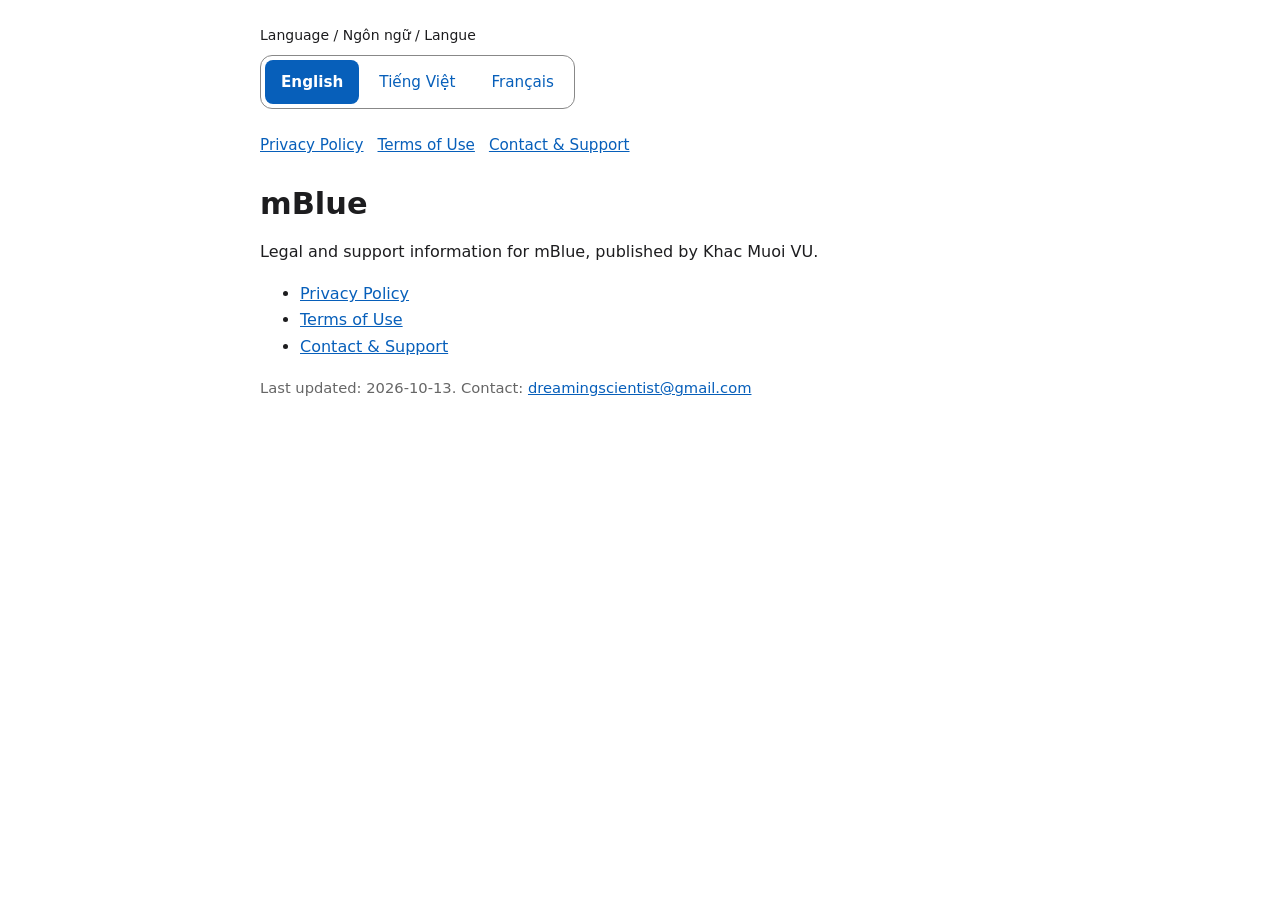
<file: index.html>
<!doctype html>
<html lang="en"><head><meta charset="utf-8"><meta name="viewport" content="width=device-width,initial-scale=1">
<title>mBlue legal pages</title><link rel="stylesheet" href="style.css"><script src="language.js" defer></script></head>
<body><main>
<div class="language"><span>Language / Ngôn ngữ / Langue</span><nav aria-label="Language"><a lang="en" hreflang="en" href="index.html" aria-current="true" data-language="en">English</a><a lang="vi" hreflang="vi" href="vi/index.html" data-language="vi">Tiếng Việt</a><a lang="fr" hreflang="fr" href="fr/index.html" data-language="fr">Français</a></nav></div>
<nav><a href="privacy.html">Privacy Policy</a><a href="terms.html">Terms of Use</a><a href="support.html">Contact &amp; Support</a></nav>
<h1>mBlue</h1>
<p>Legal and support information for mBlue, published by Khac Muoi VU.</p>
<ul><li><a href="privacy.html">Privacy Policy</a></li><li><a href="terms.html">Terms of Use</a></li><li><a href="support.html">Contact &amp; Support</a></li></ul>
<p class="muted">Last updated: 2026-10-13. Contact: <a href="mailto:dreamingscientist@gmail.com">dreamingscientist@gmail.com</a></p>
</main></body></html>
</file>
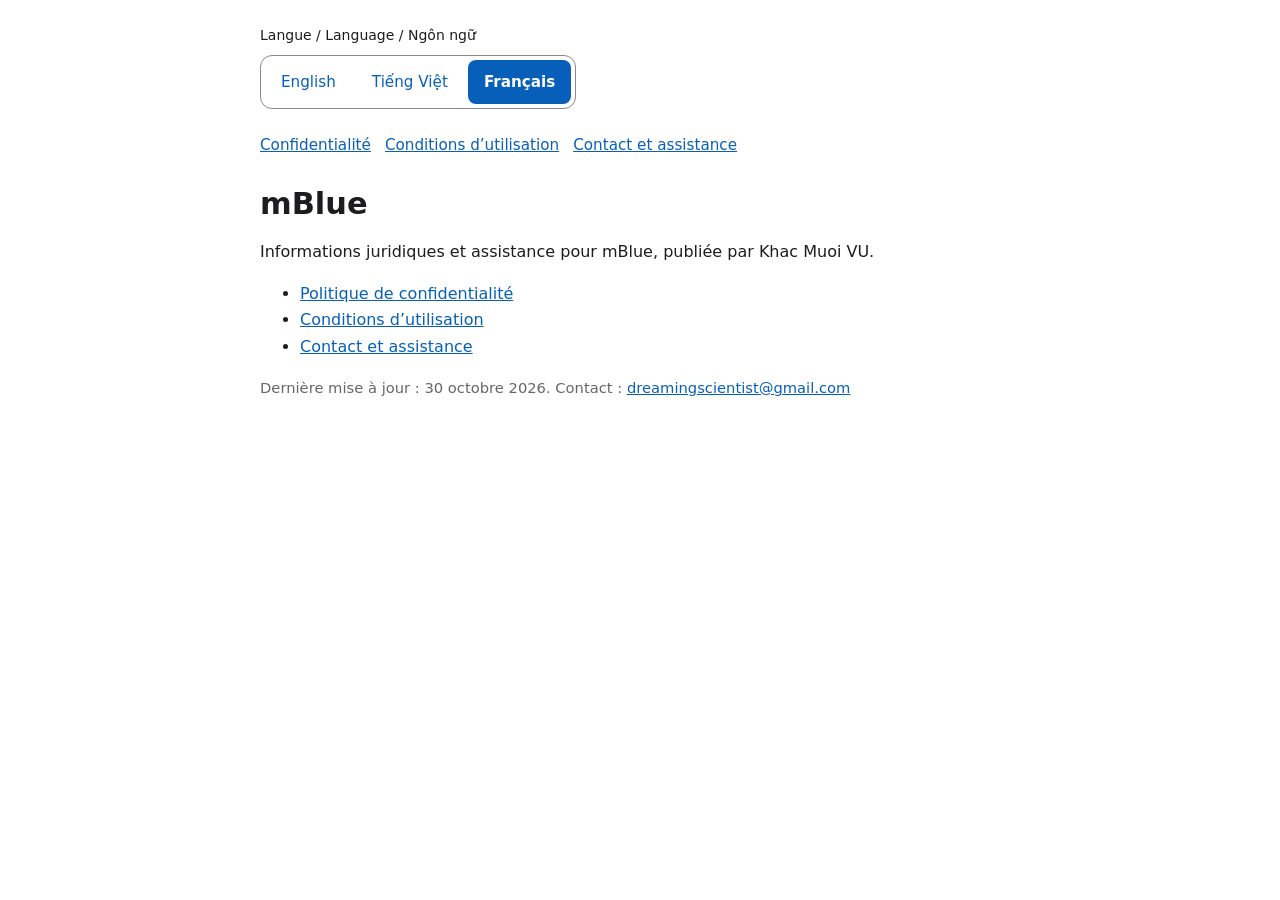
<file: fr/index.html>
<!doctype html>
<html lang="fr"><head><meta charset="utf-8"><meta name="viewport" content="width=device-width,initial-scale=1"><title>Informations juridiques – mBlue</title><link rel="stylesheet" href="../style.css"><script src="../language.js" defer></script></head><body><main><div class="language"><span>Langue / Language / Ngôn ngữ</span><nav aria-label="Langue"><a lang="en" hreflang="en" href="../index.html" data-language="en">English</a><a lang="vi" hreflang="vi" href="../vi/index.html" data-language="vi">Tiếng Việt</a><a lang="fr" hreflang="fr" href="index.html" aria-current="true" data-language="fr">Français</a></nav></div><nav aria-label="Navigation"><a href="privacy.html">Confidentialité</a><a href="terms.html">Conditions d’utilisation</a><a href="support.html">Contact et assistance</a></nav><h1>mBlue</h1><p>Informations juridiques et assistance pour mBlue, publiée par Khac Muoi VU.</p><ul><li><a href="privacy.html">Politique de confidentialité</a></li><li><a href="terms.html">Conditions d’utilisation</a></li><li><a href="support.html">Contact et assistance</a></li></ul><p class="muted">Dernière mise à jour : 30 octobre 2026. Contact : <a href="mailto:dreamingscientist@gmail.com">dreamingscientist@gmail.com</a></p></main></body></html>
</file>
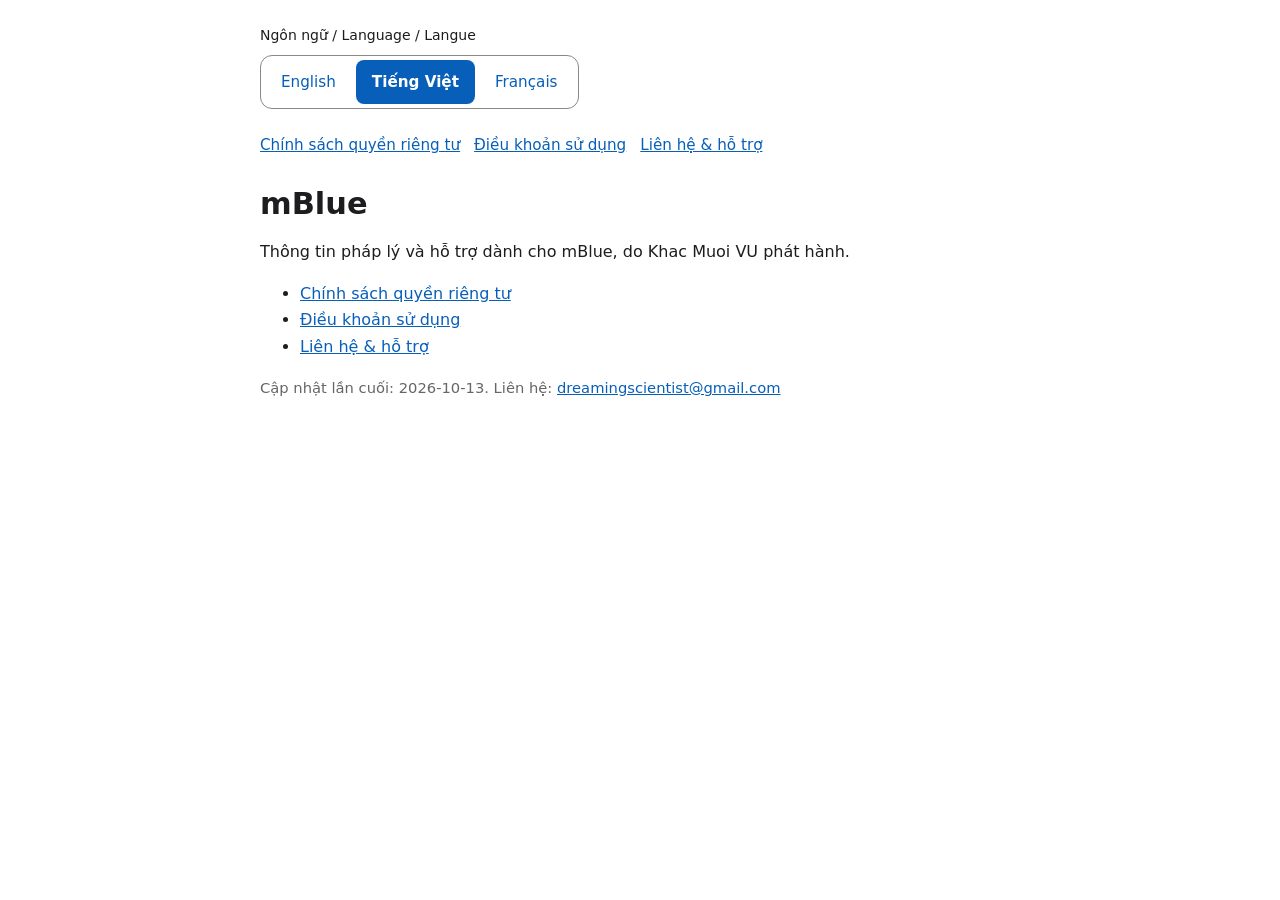
<file: vi/index.html>
<!doctype html>
<html lang="vi"><head><meta charset="utf-8"><meta name="viewport" content="width=device-width,initial-scale=1"><title>Trang chủ – mBlue</title><link rel="stylesheet" href="../style.css"><script src="../language.js" defer></script></head><body><main><div class="language"><span>Ngôn ngữ / Language / Langue</span><nav aria-label="Ngôn ngữ"><a lang="en" hreflang="en" href="../index.html" data-language="en">English</a><a lang="vi" hreflang="vi" href="index.html" aria-current="true" data-language="vi">Tiếng Việt</a><a lang="fr" hreflang="fr" href="../fr/index.html" data-language="fr">Français</a></nav></div><nav aria-label="Điều hướng"><a href="privacy.html">Chính sách quyền riêng tư</a><a href="terms.html">Điều khoản sử dụng</a><a href="support.html">Liên hệ &amp; hỗ trợ</a></nav><h1>mBlue</h1><p>Thông tin pháp lý và hỗ trợ dành cho mBlue, do Khac Muoi VU phát hành.</p><ul><li><a href="privacy.html">Chính sách quyền riêng tư</a></li><li><a href="terms.html">Điều khoản sử dụng</a></li><li><a href="support.html">Liên hệ &amp; hỗ trợ</a></li></ul><p class="muted">Cập nhật lần cuối: 2026-10-13. Liên hệ: <a href="mailto:dreamingscientist@gmail.com">dreamingscientist@gmail.com</a></p></main></body></html>
</file>
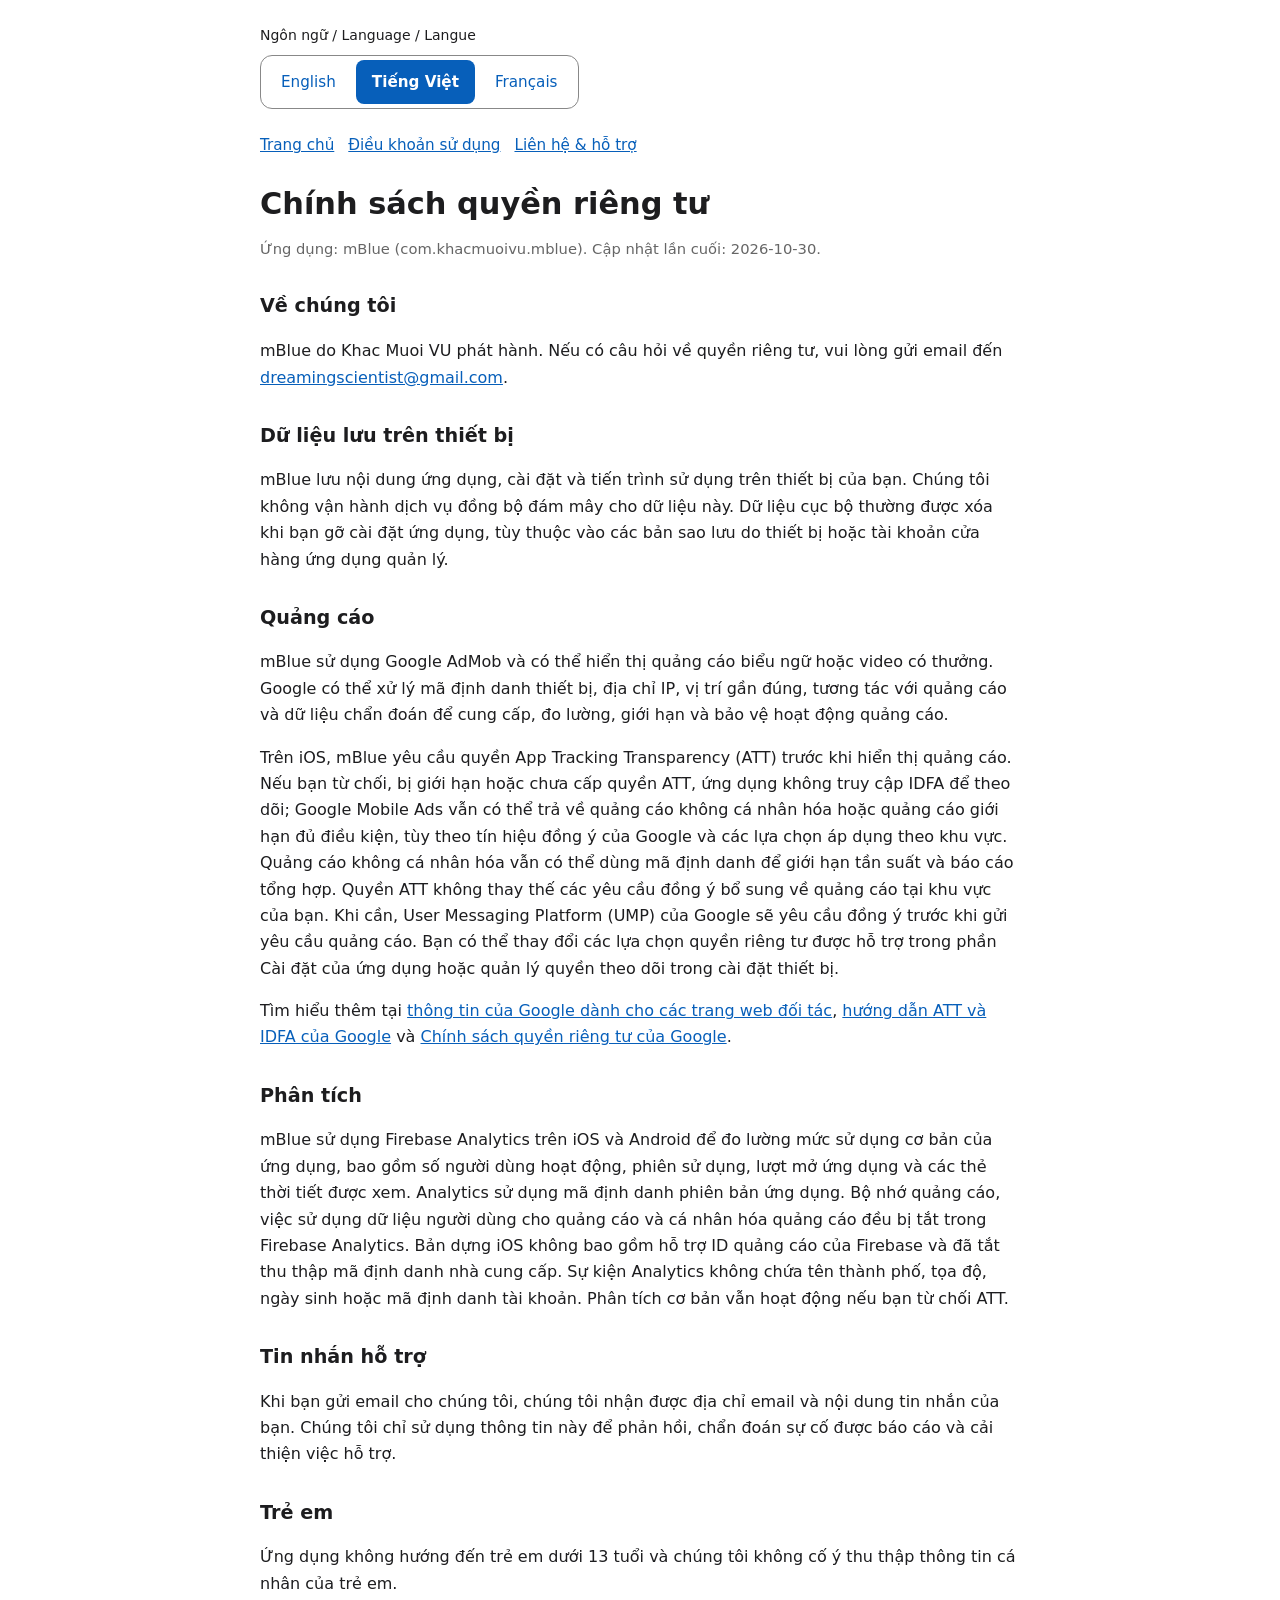
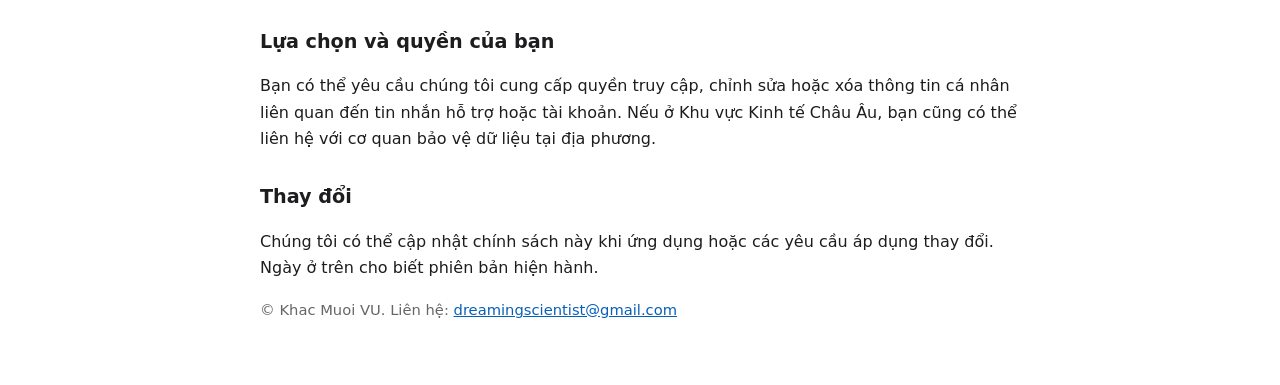
<file: privacy.html>
<!doctype html>
<html lang="en"><head><meta charset="utf-8"><meta name="viewport" content="width=device-width,initial-scale=1">
<title>Privacy Policy - mBlue</title><link rel="stylesheet" href="style.css"><script src="language.js" defer></script></head>
<body><main>
<div class="language"><span>Language / Ngôn ngữ / Langue</span><nav aria-label="Language"><a lang="en" hreflang="en" href="privacy.html" aria-current="true" data-language="en">English</a><a lang="vi" hreflang="vi" href="vi/privacy.html" data-language="vi">Tiếng Việt</a><a lang="fr" hreflang="fr" href="fr/privacy.html" data-language="fr">Français</a></nav></div>
<nav><a href="index.html">Home</a><a href="terms.html">Terms of Use</a><a href="support.html">Contact &amp; Support</a></nav>
<h1>Privacy Policy</h1><p class="muted">App: mBlue (com.khacmuoivu.mblue). Last updated: 2026-10-30.</p>
<h2>Who we are</h2><p>mBlue is published by Khac Muoi VU. For privacy questions, email <a href="mailto:dreamingscientist@gmail.com">dreamingscientist@gmail.com</a>.</p>
<h2>Data stored on your device</h2><p>mBlue keeps app content, settings, and progress on your device. We do not operate a cloud synchronization service for this data. Local data is normally removed when you uninstall the app, subject to backups managed by your device or store account.</p>

<h2>Advertising</h2><p>mBlue uses Google AdMob and may show banner or rewarded video ads. Google may process device identifiers, IP address, approximate location, ad interactions, and diagnostics to provide, measure, limit, and protect advertising.</p><p>On iOS, mBlue requests App Tracking Transparency (ATT) permission before ads. If you deny, restrict, or have not granted ATT, the app does not access IDFA for tracking; Google Mobile Ads may still return eligible non-personalized or limited ads, subject to Google's consent signals and applicable regional choices. Non-personalized ads can still use identifiers for frequency capping and aggregated reporting. ATT permission does not replace any additional consent required for advertising in your region. Where required, Google's User Messaging Platform (UMP) asks for consent before ads are requested. You can change eligible privacy choices in the app's Settings or manage tracking permission in device settings.</p><p>Learn more from <a href="https://policies.google.com/technologies/partner-sites">Google's partner-sites information</a>, <a href="https://developers.google.com/admob/ios/privacy/idfa">Google's ATT and IDFA guidance</a>, and <a href="https://policies.google.com/privacy">Google's Privacy Policy</a>.</p>

<h2>Analytics</h2><p>mBlue uses Firebase Analytics on iOS and Android to measure basic app usage, including active users, sessions, app opens, and the weather tabs viewed. Analytics uses an app-instance identifier. Advertising storage, advertising user-data use, and ad personalization are disabled for Firebase Analytics. On iOS, the app build excludes Firebase advertising ID support, and vendor identifier collection is disabled. Analytics events do not include city names, coordinates, dates of birth, or account identifiers. Basic analytics remains enabled if you deny ATT.</p>


<h2>Support messages</h2><p>If you email us, we receive your email address and message. We use them only to respond, diagnose the reported issue, and improve support.</p>
<h2>Children</h2><p>The app is not directed to children under 13, and we do not knowingly collect personal information from children.</p>
<h2>Your choices and rights</h2><p>You may ask us to access, correct, or delete personal information associated with support messages or an account. If you are in the European Economic Area, you may also contact your local data protection authority.</p>
<h2>Changes</h2><p>We may update this policy when the app or applicable requirements change. The date above identifies the current version.</p>
<p class="muted">&copy; Khac Muoi VU. Contact: <a href="mailto:dreamingscientist@gmail.com">dreamingscientist@gmail.com</a></p>
</main></body></html>
</file>
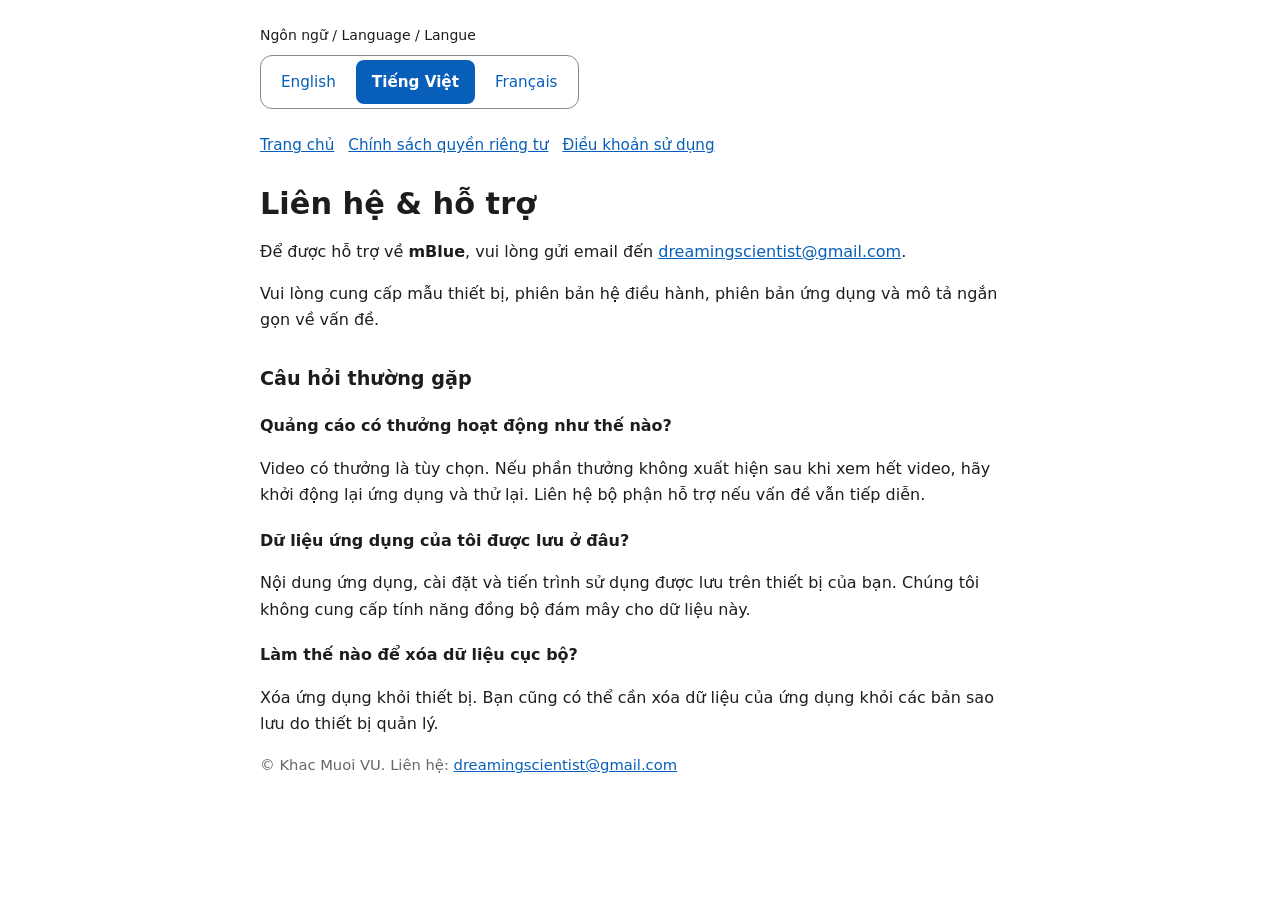
<file: support.html>
<!doctype html>
<html lang="en"><head><meta charset="utf-8"><meta name="viewport" content="width=device-width,initial-scale=1">
<title>Contact &amp; Support - mBlue</title><link rel="stylesheet" href="style.css"><script src="language.js" defer></script></head>
<body><main>
<div class="language"><span>Language / Ngôn ngữ / Langue</span><nav aria-label="Language"><a lang="en" hreflang="en" href="support.html" aria-current="true" data-language="en">English</a><a lang="vi" hreflang="vi" href="vi/support.html" data-language="vi">Tiếng Việt</a><a lang="fr" hreflang="fr" href="fr/support.html" data-language="fr">Français</a></nav></div>
<nav><a href="index.html">Home</a><a href="privacy.html">Privacy Policy</a><a href="terms.html">Terms of Use</a></nav>
<h1>Contact &amp; Support</h1><p>For help with <strong>mBlue</strong>, email <a href="mailto:dreamingscientist@gmail.com?subject=mBlue%20support">dreamingscientist@gmail.com</a>.</p><p>Please include the device model, operating-system version, app version, and a short description of the problem.</p>
<h2>Frequently asked questions</h2>
<h3>How do rewarded ads work?</h3><p>Rewarded videos are optional. If a reward does not appear after a completed video, restart the app and try again. Contact support if the issue continues.</p>

<h3>Where is my app data stored?</h3><p>App content, settings, and progress are stored on your device. We do not provide cloud synchronization for this data.</p>
<h3>How do I remove local data?</h3><p>Delete the app from your device. You may also need to remove its data from device-managed backups.</p>
<p class="muted">&copy; Khac Muoi VU. Contact: <a href="mailto:dreamingscientist@gmail.com">dreamingscientist@gmail.com</a></p>
</main></body></html>
</file>
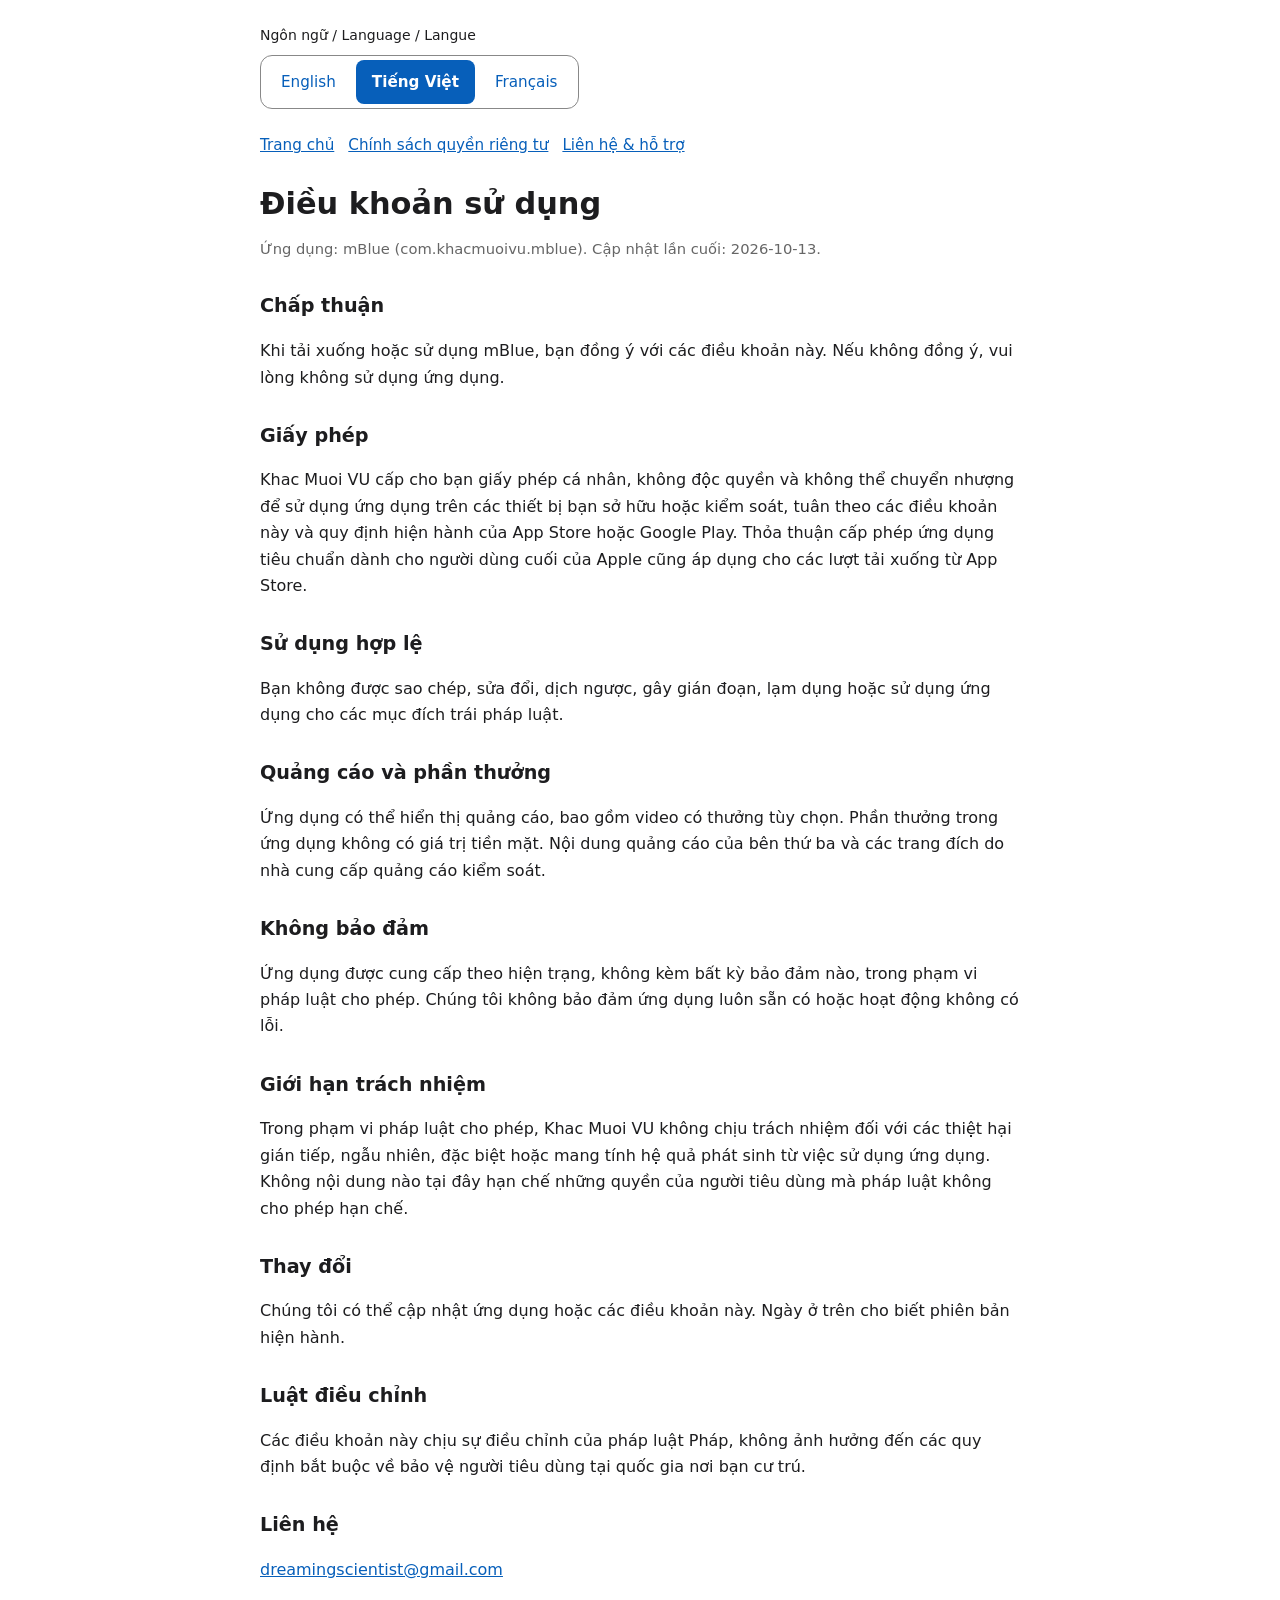
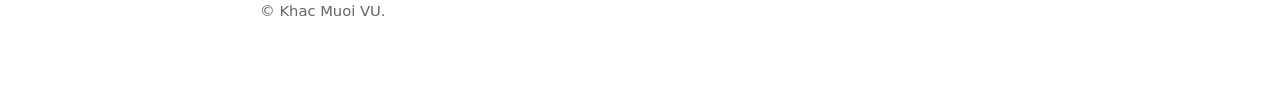
<file: terms.html>
<!doctype html>
<html lang="en"><head><meta charset="utf-8"><meta name="viewport" content="width=device-width,initial-scale=1">
<title>Terms of Use - mBlue</title><link rel="stylesheet" href="style.css"><script src="language.js" defer></script></head>
<body><main>
<div class="language"><span>Language / Ngôn ngữ / Langue</span><nav aria-label="Language"><a lang="en" hreflang="en" href="terms.html" aria-current="true" data-language="en">English</a><a lang="vi" hreflang="vi" href="vi/terms.html" data-language="vi">Tiếng Việt</a><a lang="fr" hreflang="fr" href="fr/terms.html" data-language="fr">Français</a></nav></div>
<nav><a href="index.html">Home</a><a href="privacy.html">Privacy Policy</a><a href="support.html">Contact &amp; Support</a></nav>
<h1>Terms of Use</h1><p class="muted">App: mBlue (com.khacmuoivu.mblue). Last updated: 2026-10-13.</p>
<h2>Acceptance</h2><p>By downloading or using mBlue, you agree to these terms. If you do not agree, do not use the app.</p>
<h2>License</h2><p>Khac Muoi VU grants you a personal, non-exclusive, non-transferable license to use the app on devices you own or control, subject to these terms and the applicable App Store or Google Play rules. Apple's standard licensed application end user license agreement also applies to App Store downloads.</p>
<h2>Acceptable use</h2><p>You may not copy, modify, reverse engineer, disrupt, misuse, or use the app for unlawful purposes.</p>
<h2>Advertising and rewards</h2><p>The app may display advertising, including optional rewarded video. In-app rewards have no cash value. Third-party advertising content and destinations are controlled by the advertising provider.</p>

<h2>No warranty</h2><p>The app is provided "as is" without warranties of any kind to the extent permitted by law. We do not guarantee uninterrupted availability or error-free operation.</p>
<h2>Limitation of liability</h2><p>To the extent permitted by law, Khac Muoi VU is not liable for indirect, incidental, special, or consequential damages arising from use of the app. Nothing here limits consumer rights that cannot legally be limited.</p>
<h2>Changes</h2><p>We may update the app or these terms. The date above identifies the current version.</p>
<h2>Governing law</h2><p>These terms are governed by the laws of France, without prejudice to mandatory consumer-protection rules in your country of residence.</p>
<h2>Contact</h2><p><a href="mailto:dreamingscientist@gmail.com">dreamingscientist@gmail.com</a></p>
<p class="muted">&copy; Khac Muoi VU.</p>
</main></body></html>
</file>
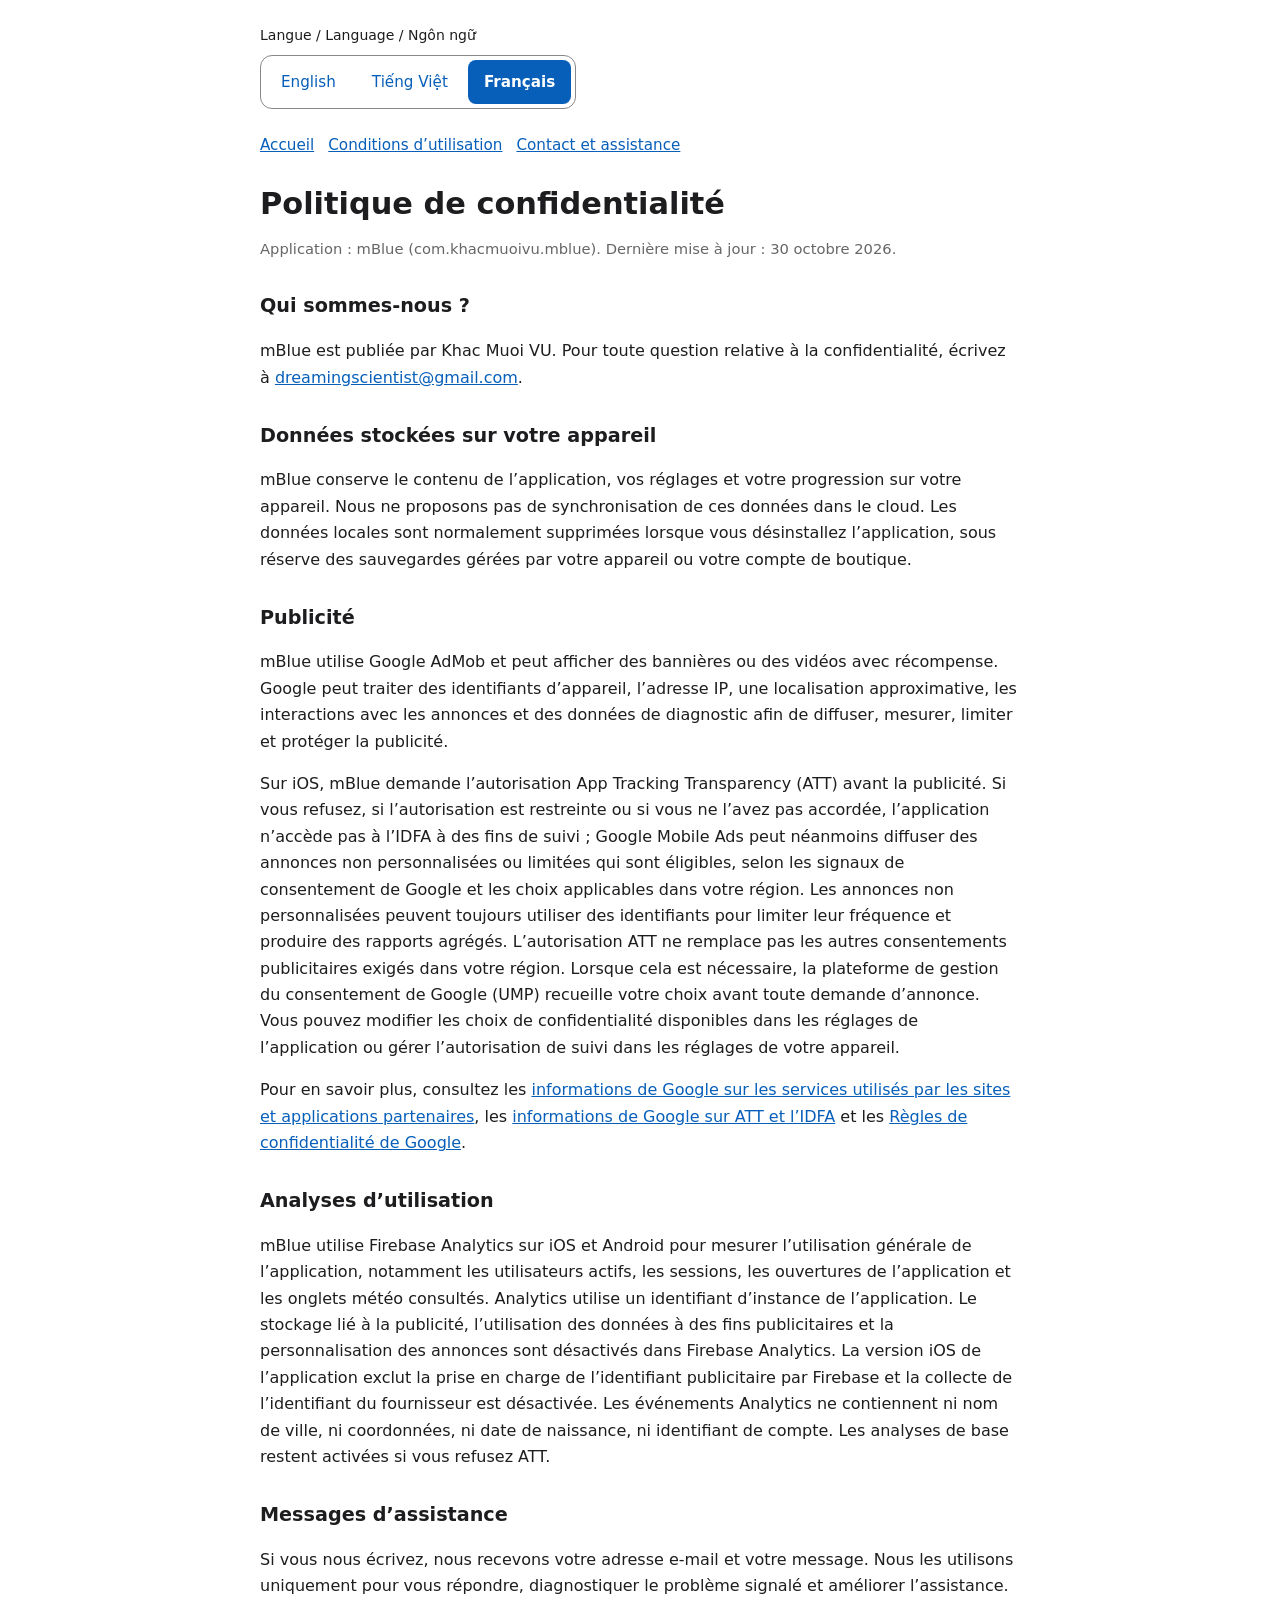
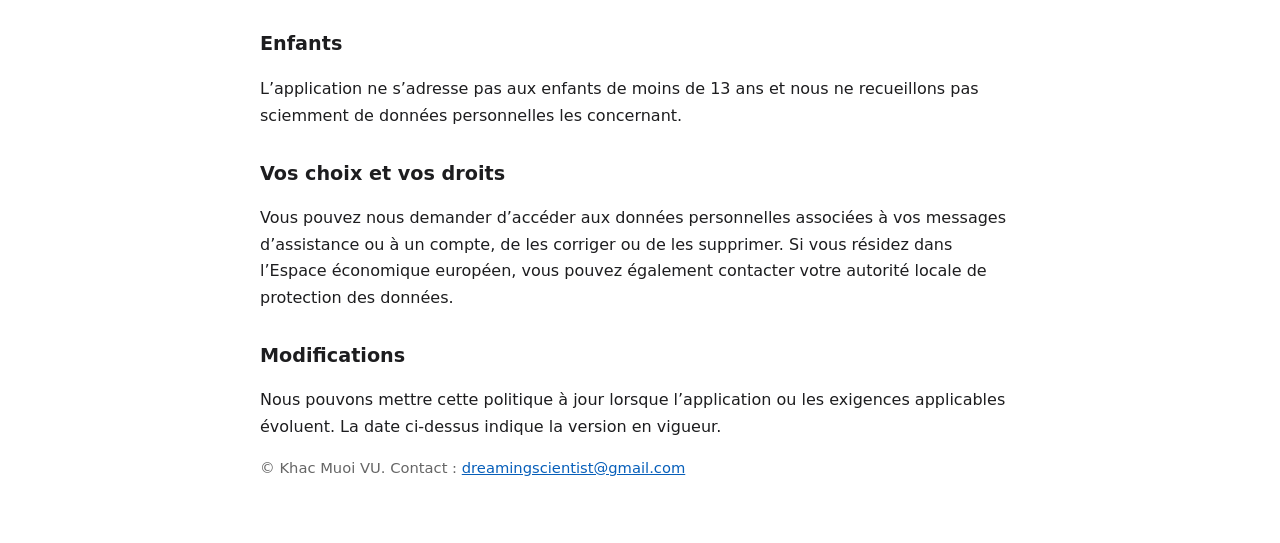
<file: fr/privacy.html>
<!doctype html>
<html lang="fr"><head><meta charset="utf-8"><meta name="viewport" content="width=device-width,initial-scale=1"><title>Politique de confidentialité – mBlue</title><link rel="stylesheet" href="../style.css"><script src="../language.js" defer></script></head><body><main>
<div class="language"><span>Langue / Language / Ngôn ngữ</span><nav aria-label="Langue"><a lang="en" hreflang="en" href="../privacy.html" data-language="en">English</a><a lang="vi" hreflang="vi" href="../vi/privacy.html" data-language="vi">Tiếng Việt</a><a lang="fr" hreflang="fr" href="privacy.html" aria-current="true" data-language="fr">Français</a></nav></div>
<nav aria-label="Navigation"><a href="index.html">Accueil</a><a href="terms.html">Conditions d’utilisation</a><a href="support.html">Contact et assistance</a></nav>
<h1>Politique de confidentialité</h1><p class="muted">Application : mBlue (com.khacmuoivu.mblue). Dernière mise à jour : 30 octobre 2026.</p>
<h2>Qui sommes-nous ?</h2><p>mBlue est publiée par Khac Muoi VU. Pour toute question relative à la confidentialité, écrivez à <a href="mailto:dreamingscientist@gmail.com">dreamingscientist@gmail.com</a>.</p>
<h2>Données stockées sur votre appareil</h2><p>mBlue conserve le contenu de l’application, vos réglages et votre progression sur votre appareil. Nous ne proposons pas de synchronisation de ces données dans le cloud. Les données locales sont normalement supprimées lorsque vous désinstallez l’application, sous réserve des sauvegardes gérées par votre appareil ou votre compte de boutique.</p>
<h2>Publicité</h2><p>mBlue utilise Google AdMob et peut afficher des bannières ou des vidéos avec récompense. Google peut traiter des identifiants d’appareil, l’adresse IP, une localisation approximative, les interactions avec les annonces et des données de diagnostic afin de diffuser, mesurer, limiter et protéger la publicité.</p><p>Sur iOS, mBlue demande l’autorisation App Tracking Transparency (ATT) avant la publicité. Si vous refusez, si l’autorisation est restreinte ou si vous ne l’avez pas accordée, l’application n’accède pas à l’IDFA à des fins de suivi ; Google Mobile Ads peut néanmoins diffuser des annonces non personnalisées ou limitées qui sont éligibles, selon les signaux de consentement de Google et les choix applicables dans votre région. Les annonces non personnalisées peuvent toujours utiliser des identifiants pour limiter leur fréquence et produire des rapports agrégés. L’autorisation ATT ne remplace pas les autres consentements publicitaires exigés dans votre région. Lorsque cela est nécessaire, la plateforme de gestion du consentement de Google (UMP) recueille votre choix avant toute demande d’annonce. Vous pouvez modifier les choix de confidentialité disponibles dans les réglages de l’application ou gérer l’autorisation de suivi dans les réglages de votre appareil.</p><p>Pour en savoir plus, consultez les <a href="https://policies.google.com/technologies/partner-sites">informations de Google sur les services utilisés par les sites et applications partenaires</a>, les <a href="https://developers.google.com/admob/ios/privacy/idfa">informations de Google sur ATT et l’IDFA</a> et les <a href="https://policies.google.com/privacy">Règles de confidentialité de Google</a>.</p>
<h2>Analyses d’utilisation</h2><p>mBlue utilise Firebase Analytics sur iOS et Android pour mesurer l’utilisation générale de l’application, notamment les utilisateurs actifs, les sessions, les ouvertures de l’application et les onglets météo consultés. Analytics utilise un identifiant d’instance de l’application. Le stockage lié à la publicité, l’utilisation des données à des fins publicitaires et la personnalisation des annonces sont désactivés dans Firebase Analytics. La version iOS de l’application exclut la prise en charge de l’identifiant publicitaire par Firebase et la collecte de l’identifiant du fournisseur est désactivée. Les événements Analytics ne contiennent ni nom de ville, ni coordonnées, ni date de naissance, ni identifiant de compte. Les analyses de base restent activées si vous refusez ATT.</p>
<h2>Messages d’assistance</h2><p>Si vous nous écrivez, nous recevons votre adresse e-mail et votre message. Nous les utilisons uniquement pour vous répondre, diagnostiquer le problème signalé et améliorer l’assistance.</p>
<h2>Enfants</h2><p>L’application ne s’adresse pas aux enfants de moins de 13 ans et nous ne recueillons pas sciemment de données personnelles les concernant.</p>
<h2>Vos choix et vos droits</h2><p>Vous pouvez nous demander d’accéder aux données personnelles associées à vos messages d’assistance ou à un compte, de les corriger ou de les supprimer. Si vous résidez dans l’Espace économique européen, vous pouvez également contacter votre autorité locale de protection des données.</p>
<h2>Modifications</h2><p>Nous pouvons mettre cette politique à jour lorsque l’application ou les exigences applicables évoluent. La date ci-dessus indique la version en vigueur.</p>
<p class="muted">© Khac Muoi VU. Contact : <a href="mailto:dreamingscientist@gmail.com">dreamingscientist@gmail.com</a></p>
</main></body></html>
</file>
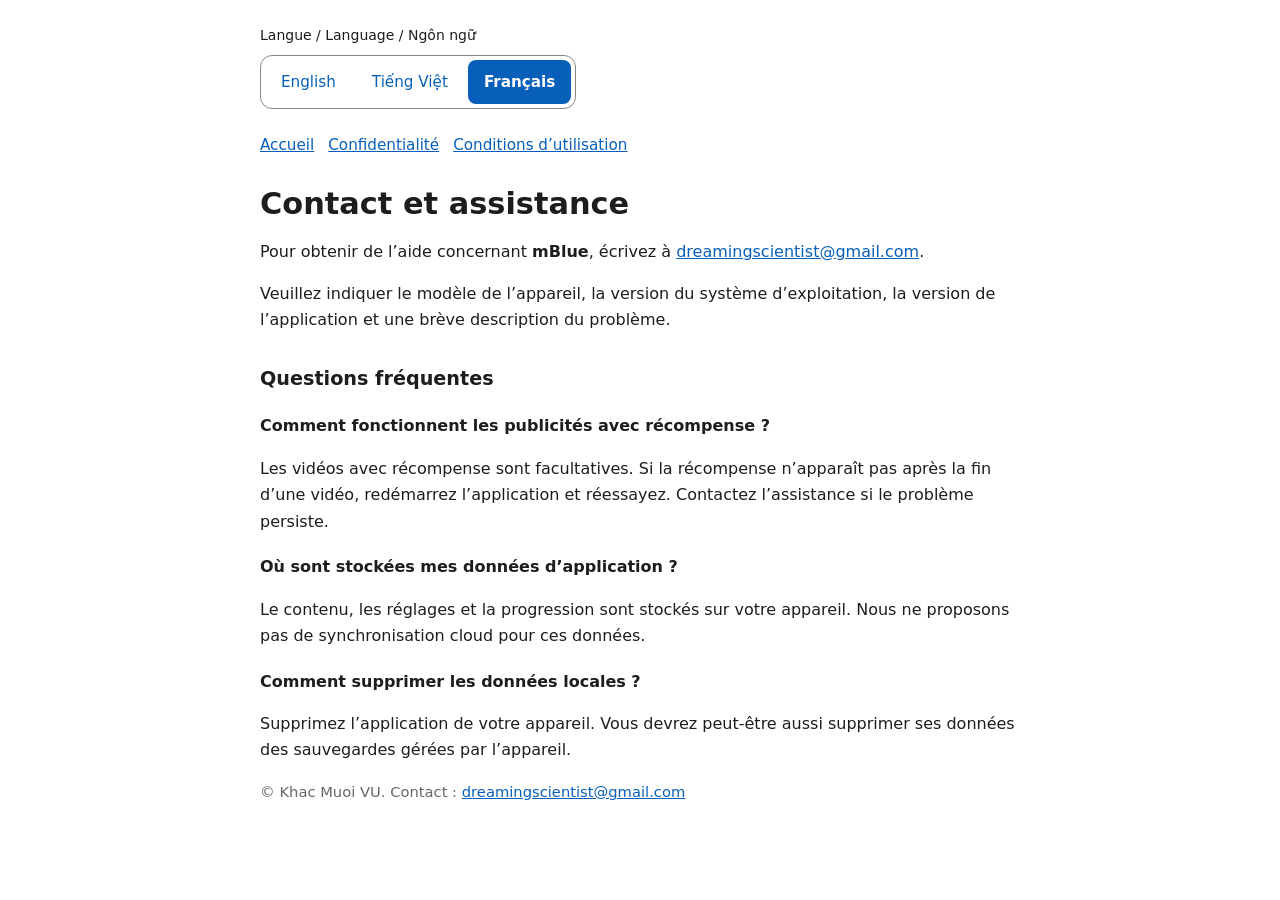
<file: fr/support.html>
<!doctype html>
<html lang="fr"><head><meta charset="utf-8"><meta name="viewport" content="width=device-width,initial-scale=1"><title>Contact et assistance – mBlue</title><link rel="stylesheet" href="../style.css"><script src="../language.js" defer></script></head><body><main><div class="language"><span>Langue / Language / Ngôn ngữ</span><nav aria-label="Langue"><a lang="en" hreflang="en" href="../support.html" data-language="en">English</a><a lang="vi" hreflang="vi" href="../vi/support.html" data-language="vi">Tiếng Việt</a><a lang="fr" hreflang="fr" href="support.html" aria-current="true" data-language="fr">Français</a></nav></div><nav aria-label="Navigation"><a href="index.html">Accueil</a><a href="privacy.html">Confidentialité</a><a href="terms.html">Conditions d’utilisation</a></nav><h1>Contact et assistance</h1><p>Pour obtenir de l’aide concernant <strong>mBlue</strong>, écrivez à <a href="mailto:dreamingscientist@gmail.com?subject=mBlue%20support">dreamingscientist@gmail.com</a>.</p><p>Veuillez indiquer le modèle de l’appareil, la version du système d’exploitation, la version de l’application et une brève description du problème.</p><h2>Questions fréquentes</h2><h3>Comment fonctionnent les publicités avec récompense ?</h3><p>Les vidéos avec récompense sont facultatives. Si la récompense n’apparaît pas après la fin d’une vidéo, redémarrez l’application et réessayez. Contactez l’assistance si le problème persiste.</p><h3>Où sont stockées mes données d’application ?</h3><p>Le contenu, les réglages et la progression sont stockés sur votre appareil. Nous ne proposons pas de synchronisation cloud pour ces données.</p><h3>Comment supprimer les données locales ?</h3><p>Supprimez l’application de votre appareil. Vous devrez peut-être aussi supprimer ses données des sauvegardes gérées par l’appareil.</p><p class="muted">© Khac Muoi VU. Contact : <a href="mailto:dreamingscientist@gmail.com">dreamingscientist@gmail.com</a></p></main></body></html>
</file>
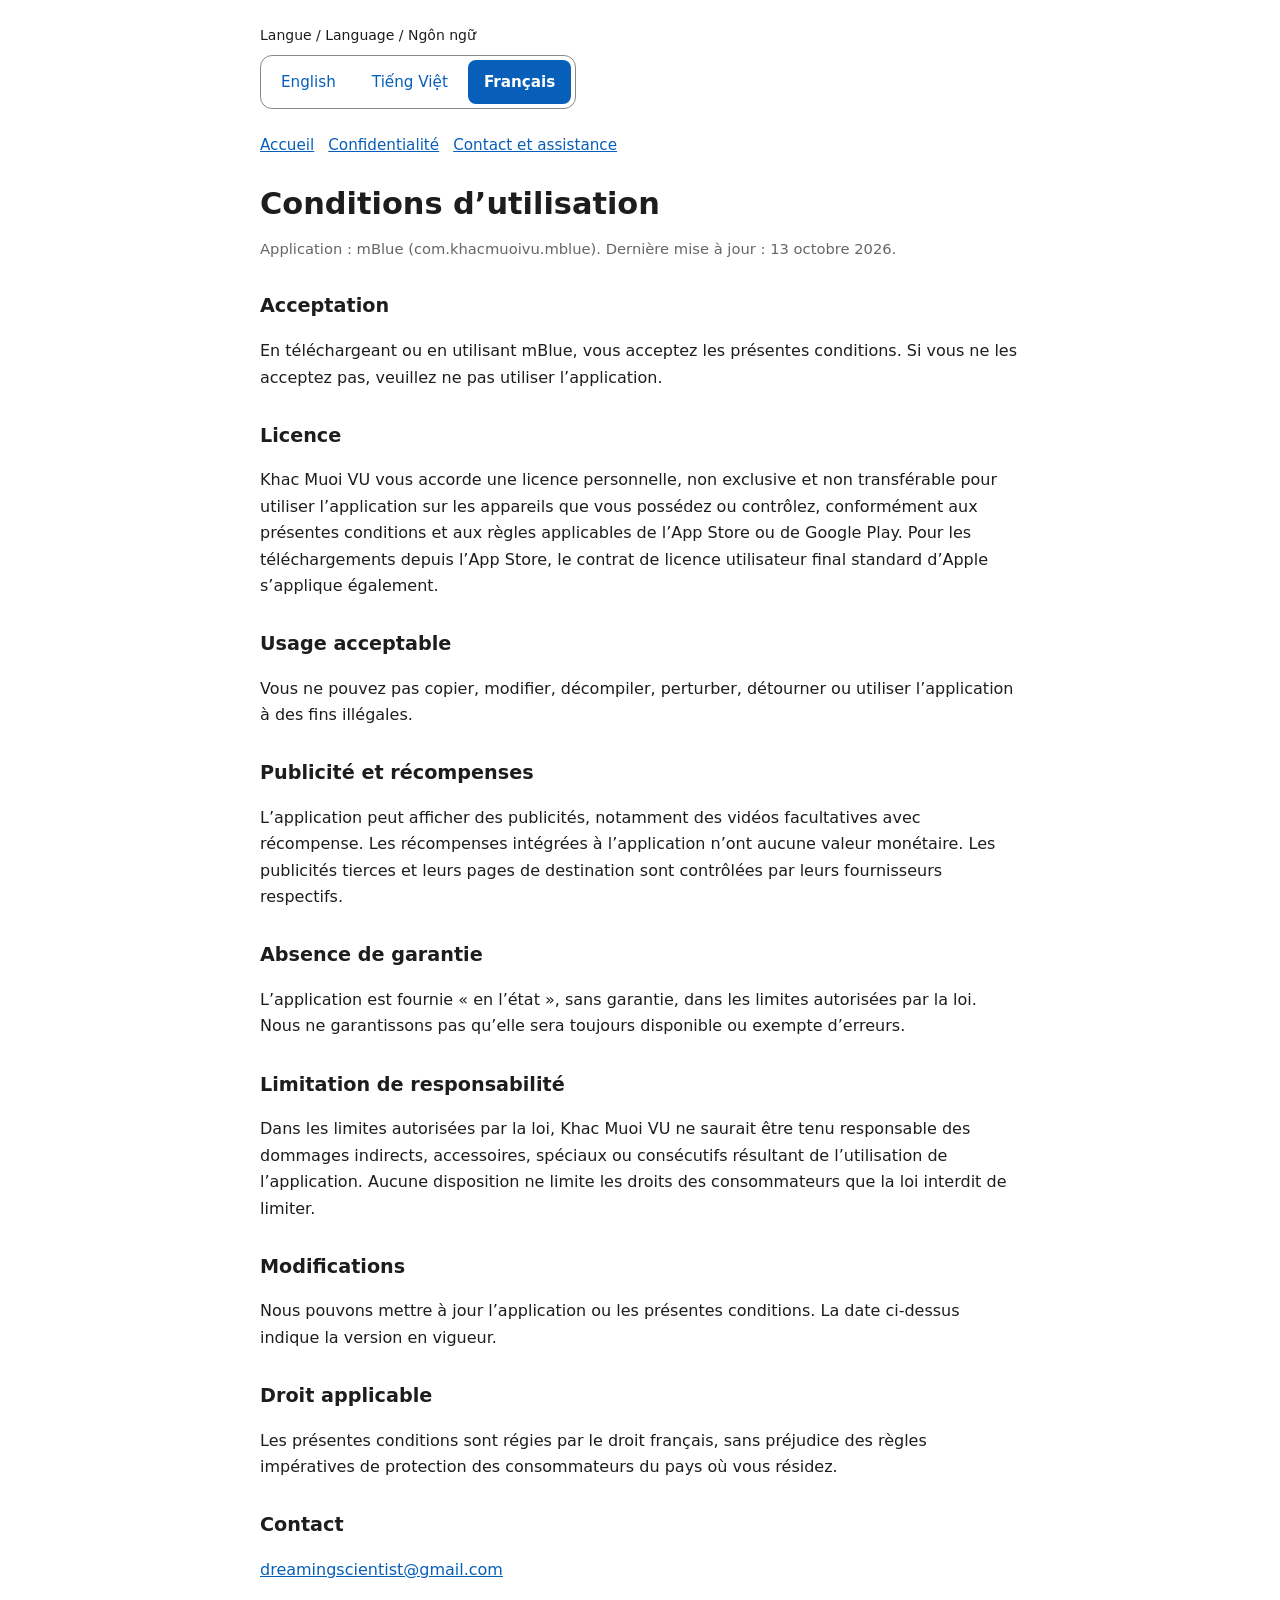
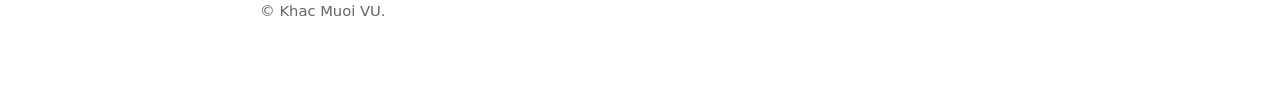
<file: fr/terms.html>
<!doctype html>
<html lang="fr"><head><meta charset="utf-8"><meta name="viewport" content="width=device-width,initial-scale=1"><title>Conditions d’utilisation – mBlue</title><link rel="stylesheet" href="../style.css"><script src="../language.js" defer></script></head><body><main><div class="language"><span>Langue / Language / Ngôn ngữ</span><nav aria-label="Langue"><a lang="en" hreflang="en" href="../terms.html" data-language="en">English</a><a lang="vi" hreflang="vi" href="../vi/terms.html" data-language="vi">Tiếng Việt</a><a lang="fr" hreflang="fr" href="terms.html" aria-current="true" data-language="fr">Français</a></nav></div><nav aria-label="Navigation"><a href="index.html">Accueil</a><a href="privacy.html">Confidentialité</a><a href="support.html">Contact et assistance</a></nav><h1>Conditions d’utilisation</h1><p class="muted">Application : mBlue (com.khacmuoivu.mblue). Dernière mise à jour : 13 octobre 2026.</p><h2>Acceptation</h2><p>En téléchargeant ou en utilisant mBlue, vous acceptez les présentes conditions. Si vous ne les acceptez pas, veuillez ne pas utiliser l’application.</p><h2>Licence</h2><p>Khac Muoi VU vous accorde une licence personnelle, non exclusive et non transférable pour utiliser l’application sur les appareils que vous possédez ou contrôlez, conformément aux présentes conditions et aux règles applicables de l’App Store ou de Google Play. Pour les téléchargements depuis l’App Store, le contrat de licence utilisateur final standard d’Apple s’applique également.</p><h2>Usage acceptable</h2><p>Vous ne pouvez pas copier, modifier, décompiler, perturber, détourner ou utiliser l’application à des fins illégales.</p><h2>Publicité et récompenses</h2><p>L’application peut afficher des publicités, notamment des vidéos facultatives avec récompense. Les récompenses intégrées à l’application n’ont aucune valeur monétaire. Les publicités tierces et leurs pages de destination sont contrôlées par leurs fournisseurs respectifs.</p><h2>Absence de garantie</h2><p>L’application est fournie « en l’état », sans garantie, dans les limites autorisées par la loi. Nous ne garantissons pas qu’elle sera toujours disponible ou exempte d’erreurs.</p><h2>Limitation de responsabilité</h2><p>Dans les limites autorisées par la loi, Khac Muoi VU ne saurait être tenu responsable des dommages indirects, accessoires, spéciaux ou consécutifs résultant de l’utilisation de l’application. Aucune disposition ne limite les droits des consommateurs que la loi interdit de limiter.</p><h2>Modifications</h2><p>Nous pouvons mettre à jour l’application ou les présentes conditions. La date ci-dessus indique la version en vigueur.</p><h2>Droit applicable</h2><p>Les présentes conditions sont régies par le droit français, sans préjudice des règles impératives de protection des consommateurs du pays où vous résidez.</p><h2>Contact</h2><p><a href="mailto:dreamingscientist@gmail.com">dreamingscientist@gmail.com</a></p><p class="muted">© Khac Muoi VU.</p></main></body></html>
</file>
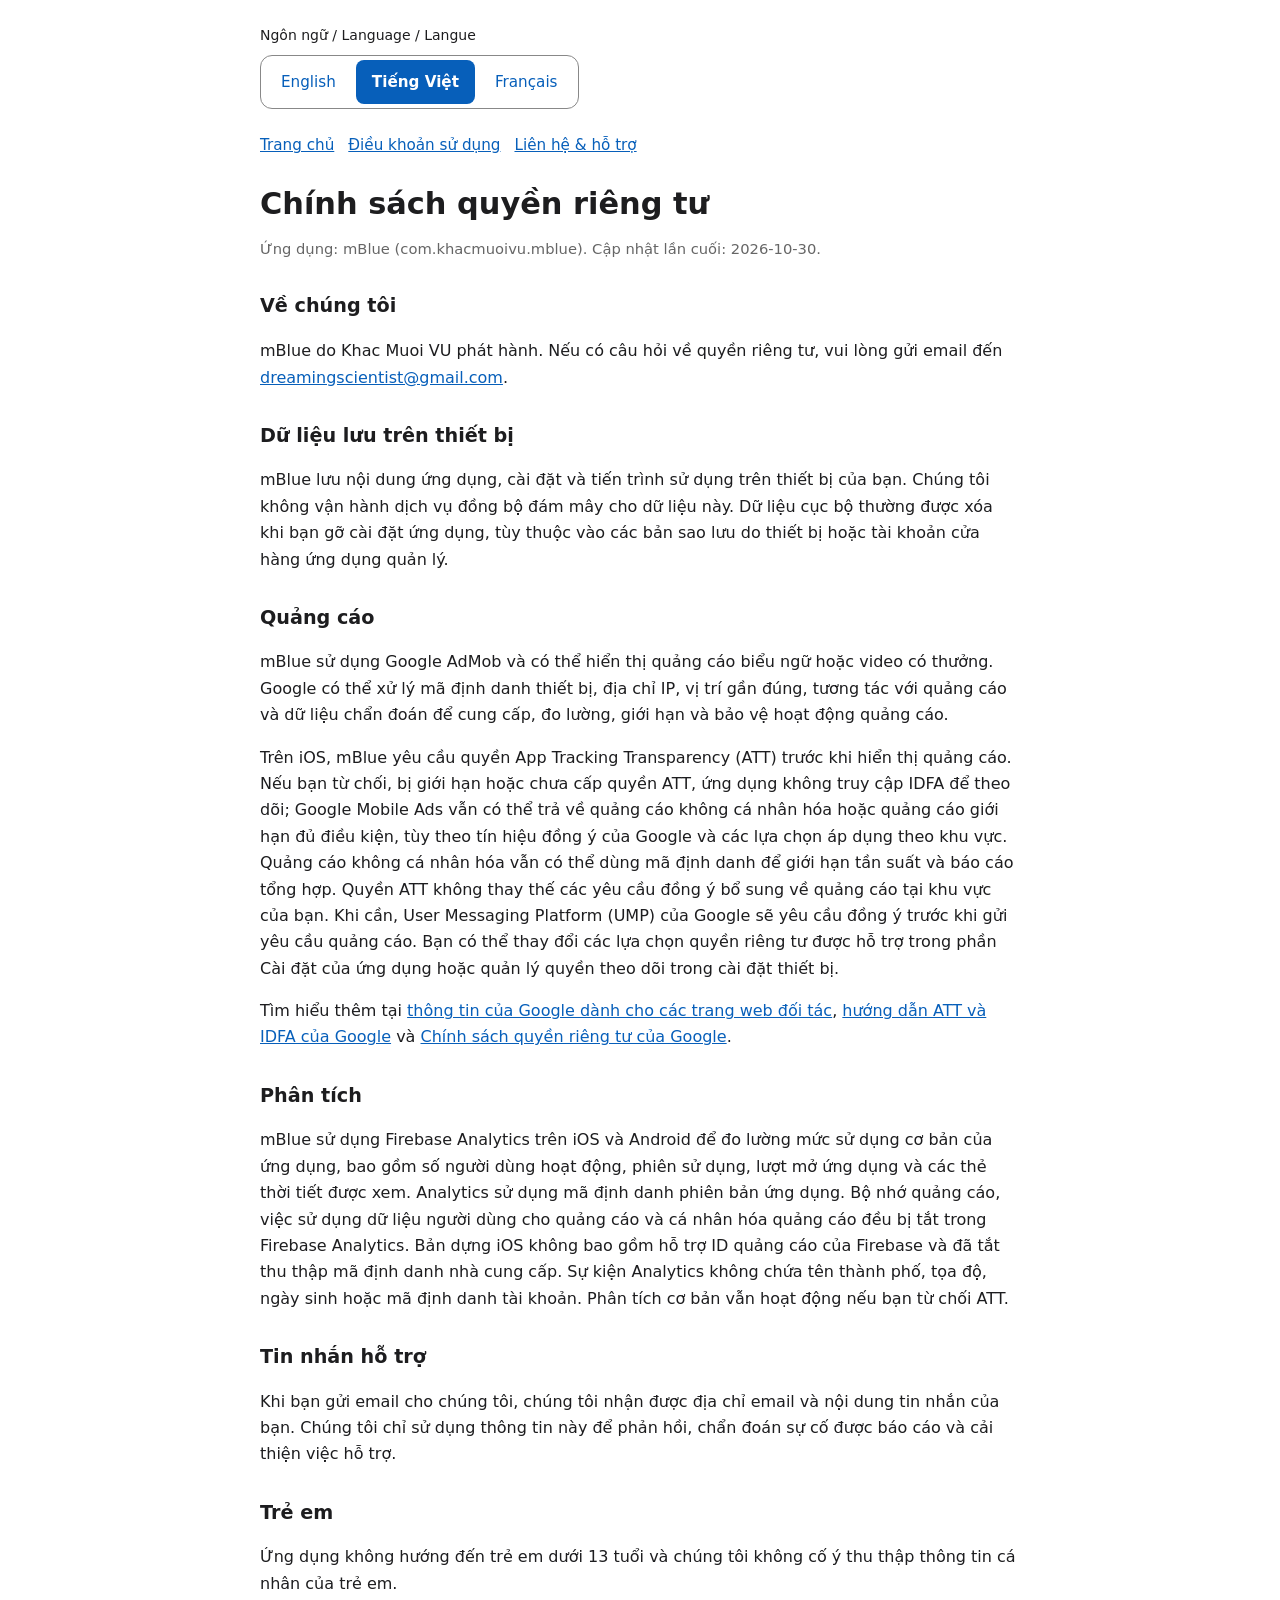
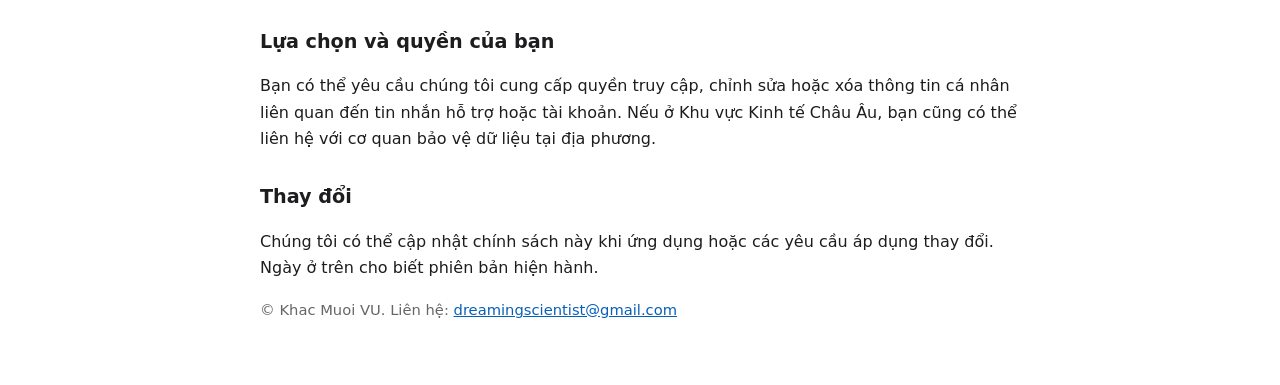
<file: vi/privacy.html>
<!doctype html>
<html lang="vi"><head><meta charset="utf-8"><meta name="viewport" content="width=device-width,initial-scale=1"><title>Chính sách quyền riêng tư – mBlue</title><link rel="stylesheet" href="../style.css"><script src="../language.js" defer></script></head><body><main><div class="language"><span>Ngôn ngữ / Language / Langue</span><nav aria-label="Ngôn ngữ"><a lang="en" hreflang="en" href="../privacy.html" data-language="en">English</a><a lang="vi" hreflang="vi" href="privacy.html" aria-current="true" data-language="vi">Tiếng Việt</a><a lang="fr" hreflang="fr" href="../fr/privacy.html" data-language="fr">Français</a></nav></div><nav aria-label="Điều hướng"><a href="index.html">Trang chủ</a><a href="terms.html">Điều khoản sử dụng</a><a href="support.html">Liên hệ &amp; hỗ trợ</a></nav><h1>Chính sách quyền riêng tư</h1><p class="muted">Ứng dụng: mBlue (com.khacmuoivu.mblue). Cập nhật lần cuối: 2026-10-30.</p>
<h2>Về chúng tôi</h2><p>mBlue do Khac Muoi VU phát hành. Nếu có câu hỏi về quyền riêng tư, vui lòng gửi email đến <a href="mailto:dreamingscientist@gmail.com">dreamingscientist@gmail.com</a>.</p>
<h2>Dữ liệu lưu trên thiết bị</h2><p>mBlue lưu nội dung ứng dụng, cài đặt và tiến trình sử dụng trên thiết bị của bạn. Chúng tôi không vận hành dịch vụ đồng bộ đám mây cho dữ liệu này. Dữ liệu cục bộ thường được xóa khi bạn gỡ cài đặt ứng dụng, tùy thuộc vào các bản sao lưu do thiết bị hoặc tài khoản cửa hàng ứng dụng quản lý.</p>
<h2>Quảng cáo</h2><p>mBlue sử dụng Google AdMob và có thể hiển thị quảng cáo biểu ngữ hoặc video có thưởng. Google có thể xử lý mã định danh thiết bị, địa chỉ IP, vị trí gần đúng, tương tác với quảng cáo và dữ liệu chẩn đoán để cung cấp, đo lường, giới hạn và bảo vệ hoạt động quảng cáo.</p><p>Trên iOS, mBlue yêu cầu quyền App Tracking Transparency (ATT) trước khi hiển thị quảng cáo. Nếu bạn từ chối, bị giới hạn hoặc chưa cấp quyền ATT, ứng dụng không truy cập IDFA để theo dõi; Google Mobile Ads vẫn có thể trả về quảng cáo không cá nhân hóa hoặc quảng cáo giới hạn đủ điều kiện, tùy theo tín hiệu đồng ý của Google và các lựa chọn áp dụng theo khu vực. Quảng cáo không cá nhân hóa vẫn có thể dùng mã định danh để giới hạn tần suất và báo cáo tổng hợp. Quyền ATT không thay thế các yêu cầu đồng ý bổ sung về quảng cáo tại khu vực của bạn. Khi cần, User Messaging Platform (UMP) của Google sẽ yêu cầu đồng ý trước khi gửi yêu cầu quảng cáo. Bạn có thể thay đổi các lựa chọn quyền riêng tư được hỗ trợ trong phần Cài đặt của ứng dụng hoặc quản lý quyền theo dõi trong cài đặt thiết bị.</p><p>Tìm hiểu thêm tại <a href="https://policies.google.com/technologies/partner-sites">thông tin của Google dành cho các trang web đối tác</a>, <a href="https://developers.google.com/admob/ios/privacy/idfa">hướng dẫn ATT và IDFA của Google</a> và <a href="https://policies.google.com/privacy">Chính sách quyền riêng tư của Google</a>.</p>

<h2>Phân tích</h2><p>mBlue sử dụng Firebase Analytics trên iOS và Android để đo lường mức sử dụng cơ bản của ứng dụng, bao gồm số người dùng hoạt động, phiên sử dụng, lượt mở ứng dụng và các thẻ thời tiết được xem. Analytics sử dụng mã định danh phiên bản ứng dụng. Bộ nhớ quảng cáo, việc sử dụng dữ liệu người dùng cho quảng cáo và cá nhân hóa quảng cáo đều bị tắt trong Firebase Analytics. Bản dựng iOS không bao gồm hỗ trợ ID quảng cáo của Firebase và đã tắt thu thập mã định danh nhà cung cấp. Sự kiện Analytics không chứa tên thành phố, tọa độ, ngày sinh hoặc mã định danh tài khoản. Phân tích cơ bản vẫn hoạt động nếu bạn từ chối ATT.</p>
<h2>Tin nhắn hỗ trợ</h2><p>Khi bạn gửi email cho chúng tôi, chúng tôi nhận được địa chỉ email và nội dung tin nhắn của bạn. Chúng tôi chỉ sử dụng thông tin này để phản hồi, chẩn đoán sự cố được báo cáo và cải thiện việc hỗ trợ.</p>
<h2>Trẻ em</h2><p>Ứng dụng không hướng đến trẻ em dưới 13 tuổi và chúng tôi không cố ý thu thập thông tin cá nhân của trẻ em.</p>
<h2>Lựa chọn và quyền của bạn</h2><p>Bạn có thể yêu cầu chúng tôi cung cấp quyền truy cập, chỉnh sửa hoặc xóa thông tin cá nhân liên quan đến tin nhắn hỗ trợ hoặc tài khoản. Nếu ở Khu vực Kinh tế Châu Âu, bạn cũng có thể liên hệ với cơ quan bảo vệ dữ liệu tại địa phương.</p>
<h2>Thay đổi</h2><p>Chúng tôi có thể cập nhật chính sách này khi ứng dụng hoặc các yêu cầu áp dụng thay đổi. Ngày ở trên cho biết phiên bản hiện hành.</p><p class="muted">© Khac Muoi VU. Liên hệ: <a href="mailto:dreamingscientist@gmail.com">dreamingscientist@gmail.com</a></p></main></body></html>
</file>
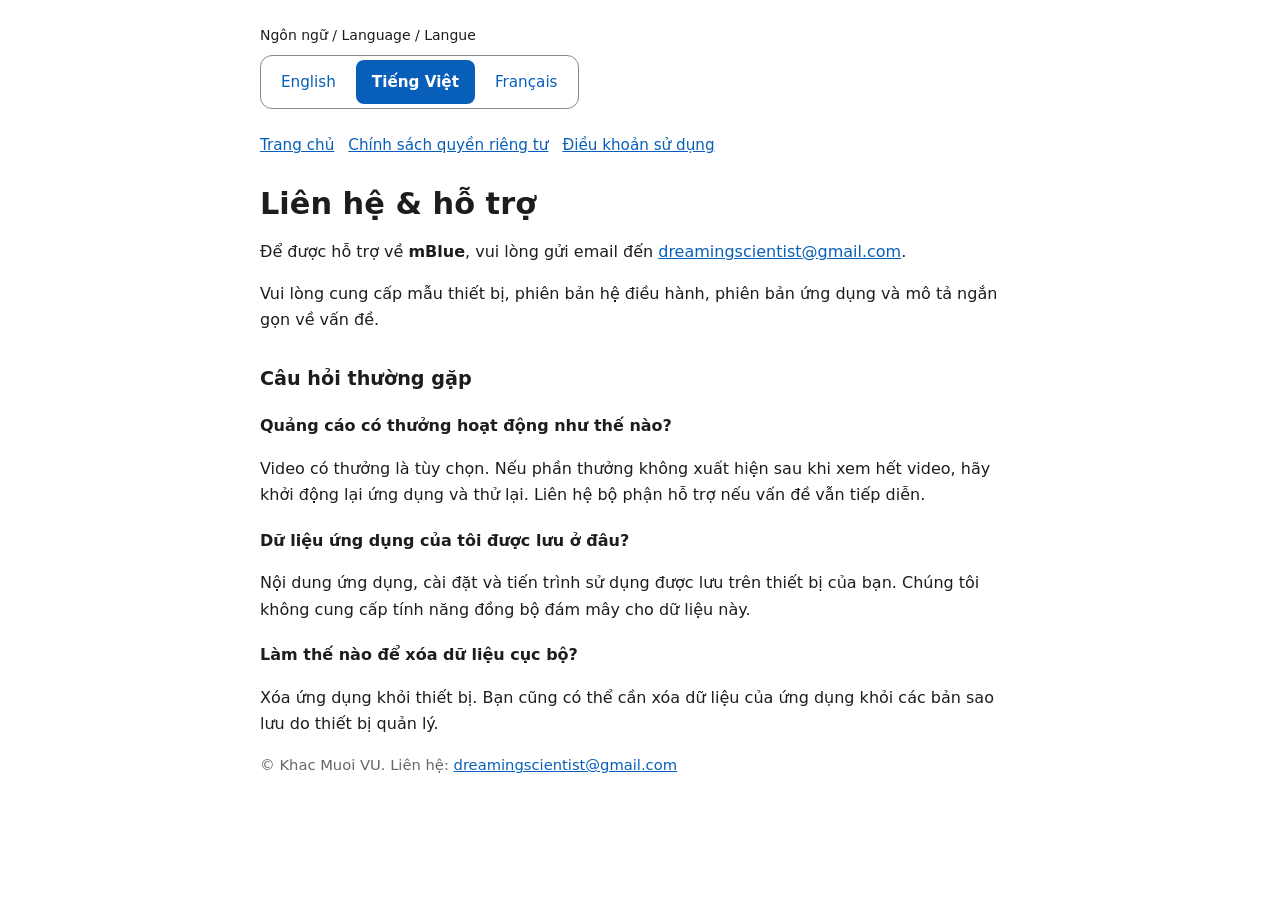
<file: vi/support.html>
<!doctype html>
<html lang="vi"><head><meta charset="utf-8"><meta name="viewport" content="width=device-width,initial-scale=1"><title>Liên hệ &amp; hỗ trợ – mBlue</title><link rel="stylesheet" href="../style.css"><script src="../language.js" defer></script></head><body><main><div class="language"><span>Ngôn ngữ / Language / Langue</span><nav aria-label="Ngôn ngữ"><a lang="en" hreflang="en" href="../support.html" data-language="en">English</a><a lang="vi" hreflang="vi" href="support.html" aria-current="true" data-language="vi">Tiếng Việt</a><a lang="fr" hreflang="fr" href="../fr/support.html" data-language="fr">Français</a></nav></div><nav aria-label="Điều hướng"><a href="index.html">Trang chủ</a><a href="privacy.html">Chính sách quyền riêng tư</a><a href="terms.html">Điều khoản sử dụng</a></nav><h1>Liên hệ &amp; hỗ trợ</h1><p>Để được hỗ trợ về <strong>mBlue</strong>, vui lòng gửi email đến <a href="mailto:dreamingscientist@gmail.com?subject=mBlue%20support">dreamingscientist@gmail.com</a>.</p><p>Vui lòng cung cấp mẫu thiết bị, phiên bản hệ điều hành, phiên bản ứng dụng và mô tả ngắn gọn về vấn đề.</p>
<h2>Câu hỏi thường gặp</h2><h3>Quảng cáo có thưởng hoạt động như thế nào?</h3><p>Video có thưởng là tùy chọn. Nếu phần thưởng không xuất hiện sau khi xem hết video, hãy khởi động lại ứng dụng và thử lại. Liên hệ bộ phận hỗ trợ nếu vấn đề vẫn tiếp diễn.</p>
<h3>Dữ liệu ứng dụng của tôi được lưu ở đâu?</h3><p>Nội dung ứng dụng, cài đặt và tiến trình sử dụng được lưu trên thiết bị của bạn. Chúng tôi không cung cấp tính năng đồng bộ đám mây cho dữ liệu này.</p>
<h3>Làm thế nào để xóa dữ liệu cục bộ?</h3><p>Xóa ứng dụng khỏi thiết bị. Bạn cũng có thể cần xóa dữ liệu của ứng dụng khỏi các bản sao lưu do thiết bị quản lý.</p><p class="muted">© Khac Muoi VU. Liên hệ: <a href="mailto:dreamingscientist@gmail.com">dreamingscientist@gmail.com</a></p></main></body></html>
</file>
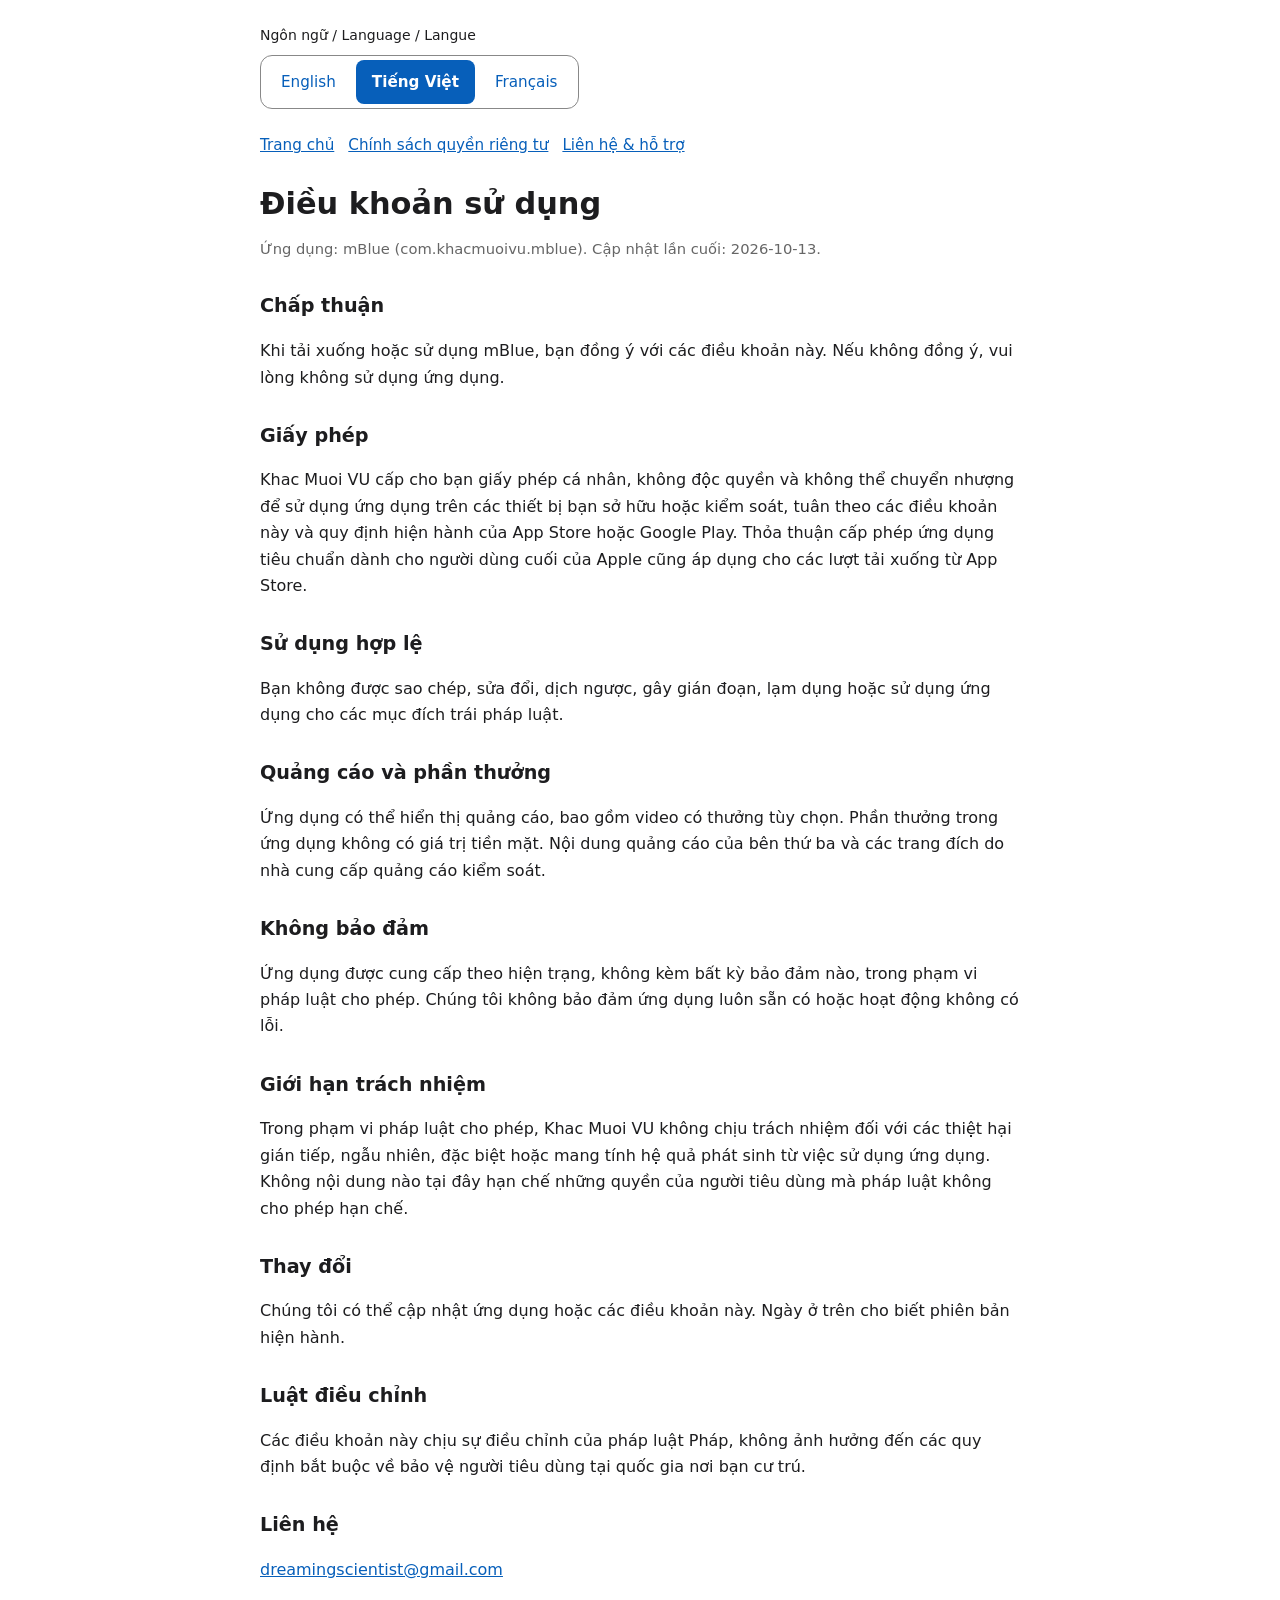
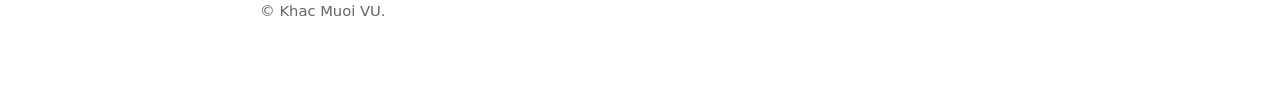
<file: vi/terms.html>
<!doctype html>
<html lang="vi"><head><meta charset="utf-8"><meta name="viewport" content="width=device-width,initial-scale=1"><title>Điều khoản sử dụng – mBlue</title><link rel="stylesheet" href="../style.css"><script src="../language.js" defer></script></head><body><main><div class="language"><span>Ngôn ngữ / Language / Langue</span><nav aria-label="Ngôn ngữ"><a lang="en" hreflang="en" href="../terms.html" data-language="en">English</a><a lang="vi" hreflang="vi" href="terms.html" aria-current="true" data-language="vi">Tiếng Việt</a><a lang="fr" hreflang="fr" href="../fr/terms.html" data-language="fr">Français</a></nav></div><nav aria-label="Điều hướng"><a href="index.html">Trang chủ</a><a href="privacy.html">Chính sách quyền riêng tư</a><a href="support.html">Liên hệ &amp; hỗ trợ</a></nav><h1>Điều khoản sử dụng</h1><p class="muted">Ứng dụng: mBlue (com.khacmuoivu.mblue). Cập nhật lần cuối: 2026-10-13.</p>
<h2>Chấp thuận</h2><p>Khi tải xuống hoặc sử dụng mBlue, bạn đồng ý với các điều khoản này. Nếu không đồng ý, vui lòng không sử dụng ứng dụng.</p>
<h2>Giấy phép</h2><p>Khac Muoi VU cấp cho bạn giấy phép cá nhân, không độc quyền và không thể chuyển nhượng để sử dụng ứng dụng trên các thiết bị bạn sở hữu hoặc kiểm soát, tuân theo các điều khoản này và quy định hiện hành của App Store hoặc Google Play. Thỏa thuận cấp phép ứng dụng tiêu chuẩn dành cho người dùng cuối của Apple cũng áp dụng cho các lượt tải xuống từ App Store.</p>
<h2>Sử dụng hợp lệ</h2><p>Bạn không được sao chép, sửa đổi, dịch ngược, gây gián đoạn, lạm dụng hoặc sử dụng ứng dụng cho các mục đích trái pháp luật.</p>
<h2>Quảng cáo và phần thưởng</h2><p>Ứng dụng có thể hiển thị quảng cáo, bao gồm video có thưởng tùy chọn. Phần thưởng trong ứng dụng không có giá trị tiền mặt. Nội dung quảng cáo của bên thứ ba và các trang đích do nhà cung cấp quảng cáo kiểm soát.</p>
<h2>Không bảo đảm</h2><p>Ứng dụng được cung cấp theo hiện trạng, không kèm bất kỳ bảo đảm nào, trong phạm vi pháp luật cho phép. Chúng tôi không bảo đảm ứng dụng luôn sẵn có hoặc hoạt động không có lỗi.</p>
<h2>Giới hạn trách nhiệm</h2><p>Trong phạm vi pháp luật cho phép, Khac Muoi VU không chịu trách nhiệm đối với các thiệt hại gián tiếp, ngẫu nhiên, đặc biệt hoặc mang tính hệ quả phát sinh từ việc sử dụng ứng dụng. Không nội dung nào tại đây hạn chế những quyền của người tiêu dùng mà pháp luật không cho phép hạn chế.</p>
<h2>Thay đổi</h2><p>Chúng tôi có thể cập nhật ứng dụng hoặc các điều khoản này. Ngày ở trên cho biết phiên bản hiện hành.</p>
<h2>Luật điều chỉnh</h2><p>Các điều khoản này chịu sự điều chỉnh của pháp luật Pháp, không ảnh hưởng đến các quy định bắt buộc về bảo vệ người tiêu dùng tại quốc gia nơi bạn cư trú.</p>
<h2>Liên hệ</h2><p><a href="mailto:dreamingscientist@gmail.com">dreamingscientist@gmail.com</a></p><p class="muted">© Khac Muoi VU.</p></main></body></html>
</file>
<file: style.css>
:root { color-scheme: light dark; }
* { box-sizing: border-box; }
body { margin: 0; background: #fff; color: #1d1d1f; font: 16px/1.65 system-ui, -apple-system, "Segoe UI", sans-serif; }
main { width: min(760px, calc(100% - 32px)); margin: 0 auto; padding: 24px 0 48px; }
nav { display: flex; flex-wrap: wrap; gap: 14px; margin-bottom: 28px; font-size: .95rem; }
h1 { margin: 0 0 .3rem; font-size: 1.9rem; line-height: 1.2; }
h2 { margin: 1.8rem 0 .5rem; font-size: 1.2rem; }
h3 { margin: 1.2rem 0 .35rem; font-size: 1rem; }
a { color: #075fba; }
.muted { color: #666; font-size: .92rem; }
@media (prefers-color-scheme: dark) {
  body { background: #111; color: #eee; }
  a { color: #6ab0ff; }
  .muted { color: #aaa; }
}
.language { margin-bottom: 24px; }
.language > span { display: block; font-size: .875rem; margin-bottom: 8px; }
.language nav { display: inline-flex; gap: 4px; padding: 4px; margin: 0; border: 1px solid #888; border-radius: 12px; }
.language a { padding: 8px 16px; border-radius: 8px; text-decoration: none; min-height: 44px; display: flex; align-items: center; }
.language a[aria-current] { background: #075fba; color: #fff; font-weight: 600; }
a:focus-visible { outline: 3px solid #ba7400; outline-offset: 3px; }
p, li, a { overflow-wrap: anywhere; }
@media (prefers-color-scheme: dark) { .language a[aria-current] { background: #6ab0ff; color: #111; } }
</file>
